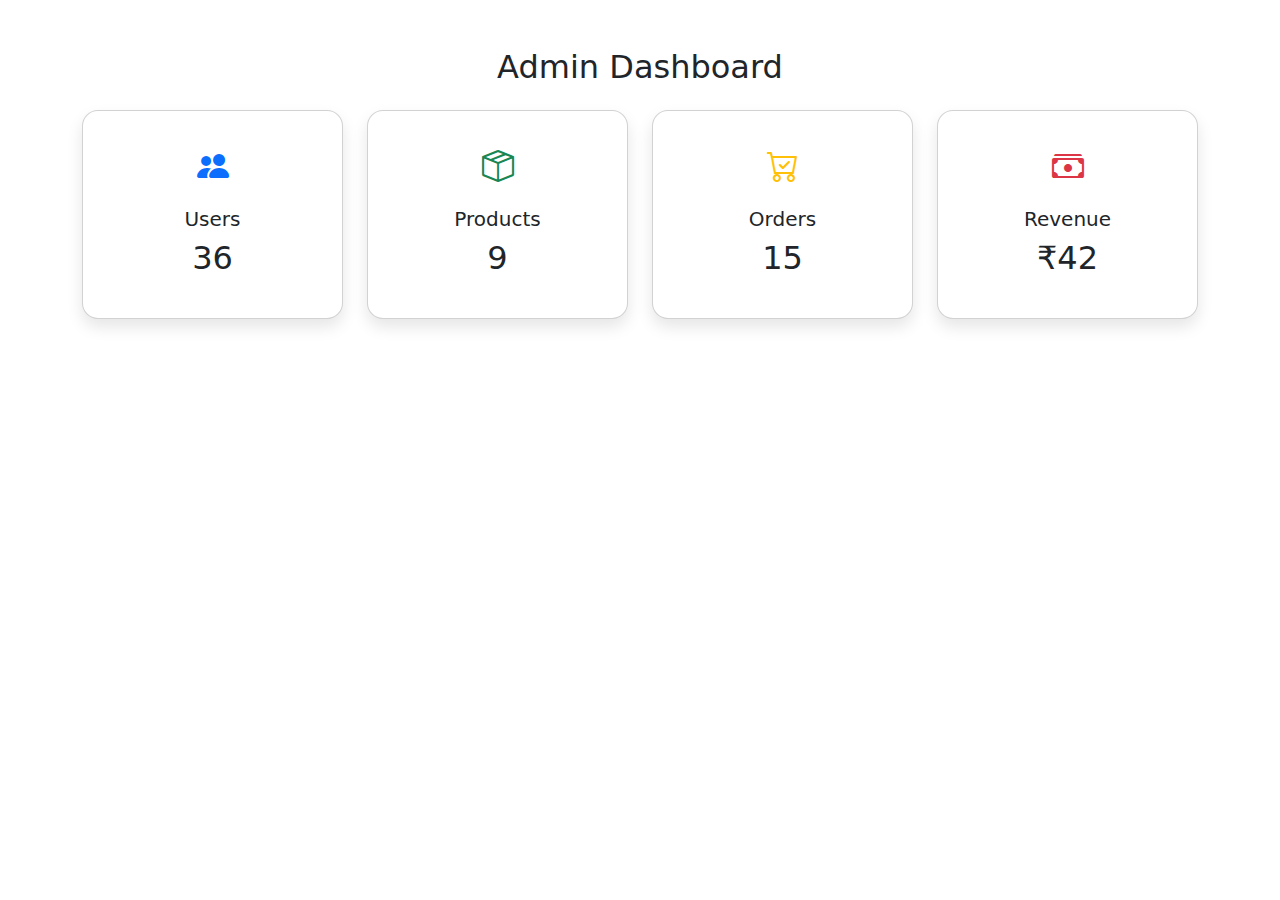
<file: counter.html>
<!DOCTYPE html>
<html lang="en">
<head>
  <meta charset="UTF-8">
  <meta name="viewport" content="width=device-width, initial-scale=1">
  <title>Admin Dashboard Counters</title>
  <link href="https://cdn.jsdelivr.net/npm/bootstrap@5.3.3/dist/css/bootstrap.min.css" rel="stylesheet">
  <link href="https://cdn.jsdelivr.net/npm/bootstrap-icons@1.10.5/font/bootstrap-icons.css" rel="stylesheet">
  <style>
    .counter-card {
      border-radius: 1rem;
      box-shadow: 0 0.5rem 1rem rgba(0,0,0,0.1);
      transition: transform 0.3s;
    }
    .counter-card:hover {
      transform: translateY(-5px);
    }
    .counter-icon {
      font-size: 2rem;
    }
  </style>
</head>
<body>

<div class="container py-5">
  <h2 class="text-center mb-4">Admin Dashboard</h2>
  <div class="row g-4 text-center">

    <div class="col-sm-6 col-md-3">
      <div class="card counter-card p-3">
        <div class="card-body">
          <i class="bi bi-people-fill text-primary counter-icon"></i>
          <h5 class="mt-3">Users</h5>
          <h2 class="counter" data-target="1200">0</h2>
        </div>
      </div>
    </div>

    <div class="col-sm-6 col-md-3">
      <div class="card counter-card p-3">
        <div class="card-body">
          <i class="bi bi-box-seam text-success counter-icon"></i>
          <h5 class="mt-3">Products</h5>
          <h2 class="counter" data-target="300">0</h2>
        </div>
      </div>
    </div>

    <div class="col-sm-6 col-md-3">
      <div class="card counter-card p-3">
        <div class="card-body">
          <i class="bi bi-cart-check text-warning counter-icon"></i>
          <h5 class="mt-3">Orders</h5>
          <h2 class="counter" data-target="450">0</h2>
        </div>
      </div>
    </div>

    <div class="col-sm-6 col-md-3">
      <div class="card counter-card p-3">
        <div class="card-body">
          <i class="bi bi-cash-stack text-danger counter-icon"></i>
          <h5 class="mt-3">Revenue</h5>
          <h2 class="counter" data-target="1400">₹0</h2>
        </div>
      </div>
    </div>

  </div>
</div>

<script>
  const counters = document.querySelectorAll('.counter');
  counters.forEach(counter => {
    const updateCount = () => {
      const target = +counter.getAttribute('data-target');
      const isCurrency = counter.innerText.includes('₹');
      const count = parseInt(counter.innerText.replace(/₹/, '')) || 0;
      const increment = target / 100;

      if (count < target) {
        counter.innerText = isCurrency ? '₹' + Math.ceil(count + increment) : Math.ceil(count + increment);
        setTimeout(updateCount, 300);
      } else {
        counter.innerText = isCurrency ? '₹' + target : target;
      }
    };
    updateCount();
  });
</script>

</body>
</html>
</file>
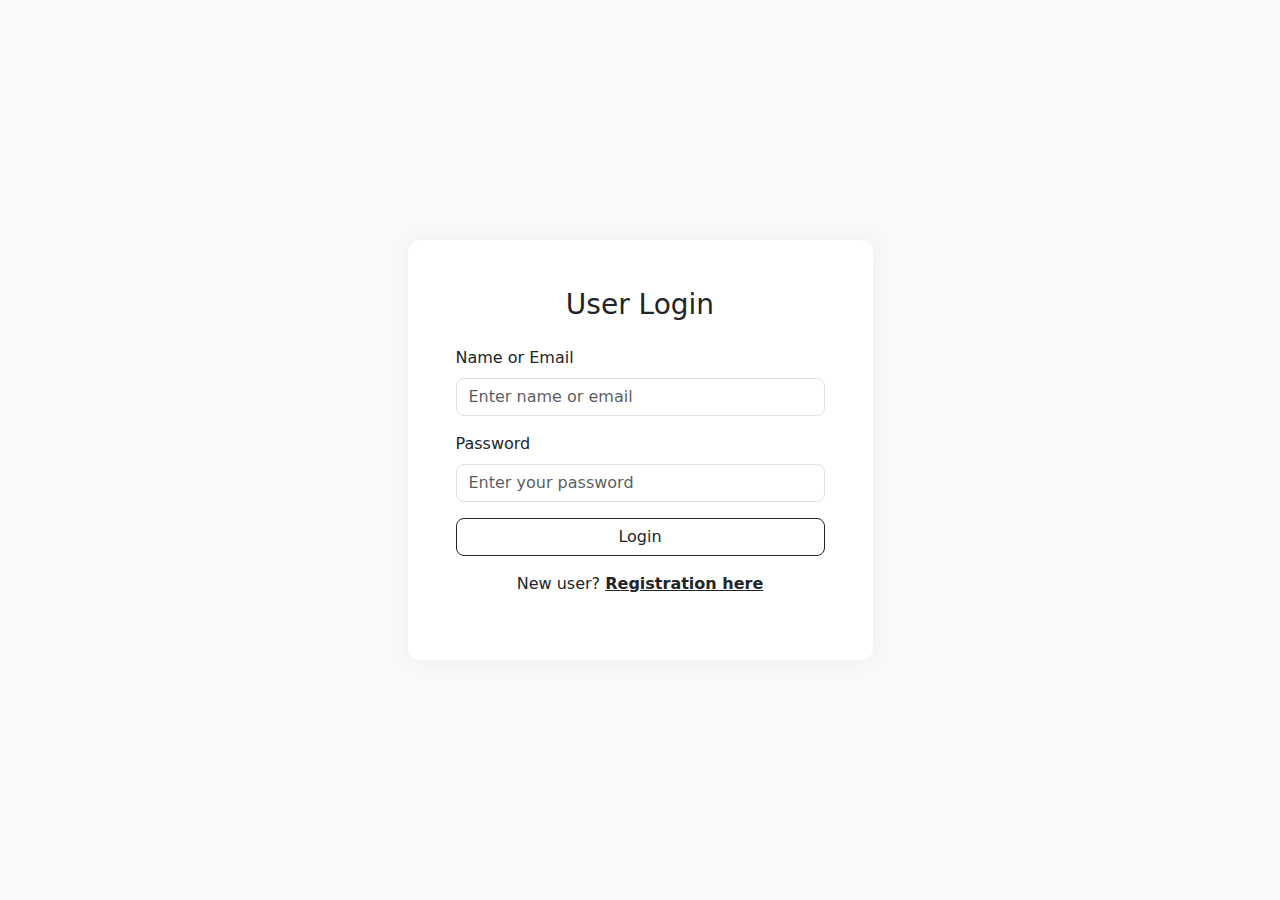
<file: views/login.html>
<!DOCTYPE html>
<html lang="en">
<head>
  <meta charset="UTF-8">
  <title>Login</title>
  <meta name="viewport" content="width=device-width, initial-scale=1">
  <!-- Bootstrap 5 -->
  <link href="https://cdn.jsdelivr.net/npm/bootstrap@5.3.0/dist/css/bootstrap.min.css" rel="stylesheet">
  <style>
    body {
      background: #f8f9fa;
    }
    .card {
      border: none;
      box-shadow: 0 0 20px rgba(0,0,0,0.05);
      border-radius: 12px;
    }
    .form-label {
      font-weight: 500;
    }
    .form-control {
      border-radius: 8px;
    }
    .btn {
      border-radius: 8px;
    }
  </style>
</head>
<body>

  <div class="container d-flex justify-content-center align-items-center min-vh-100">
    <div class="col-md-6 col-lg-5">
      <div class="card p-4 p-md-5 bg-white">
        <h3 class="text-center mb-4">User Login</h3>
        <form id="loginForm">
          <div class="mb-3">
            <label for="loginIdentifier" class="form-label">Name or Email</label>
            <input type="text" class="form-control" id="loginIdentifier" placeholder="Enter name or email" required>
          </div>
          <div class="mb-3">
            <label for="loginPassword" class="form-label">Password</label>
            <input type="password" class="form-control" id="loginPassword" placeholder="Enter your password" required>
          </div>
          <button type="submit" class="btn btn-outline-dark w-100">Login</button>
          <p class="mt-3 text-center">
            New user?
            <a href="/views/register.html"class="text-dark "><strong>Registration here </strong></a>
          </p>
        </form>
      </div>
    </div>
  </div>

  <!-- Scripts -->
  <script src="https://code.jquery.com/jquery-3.7.0.min.js"></script>
  <script src="/controllers/authController.js"></script>
</body>
</html>
</file>
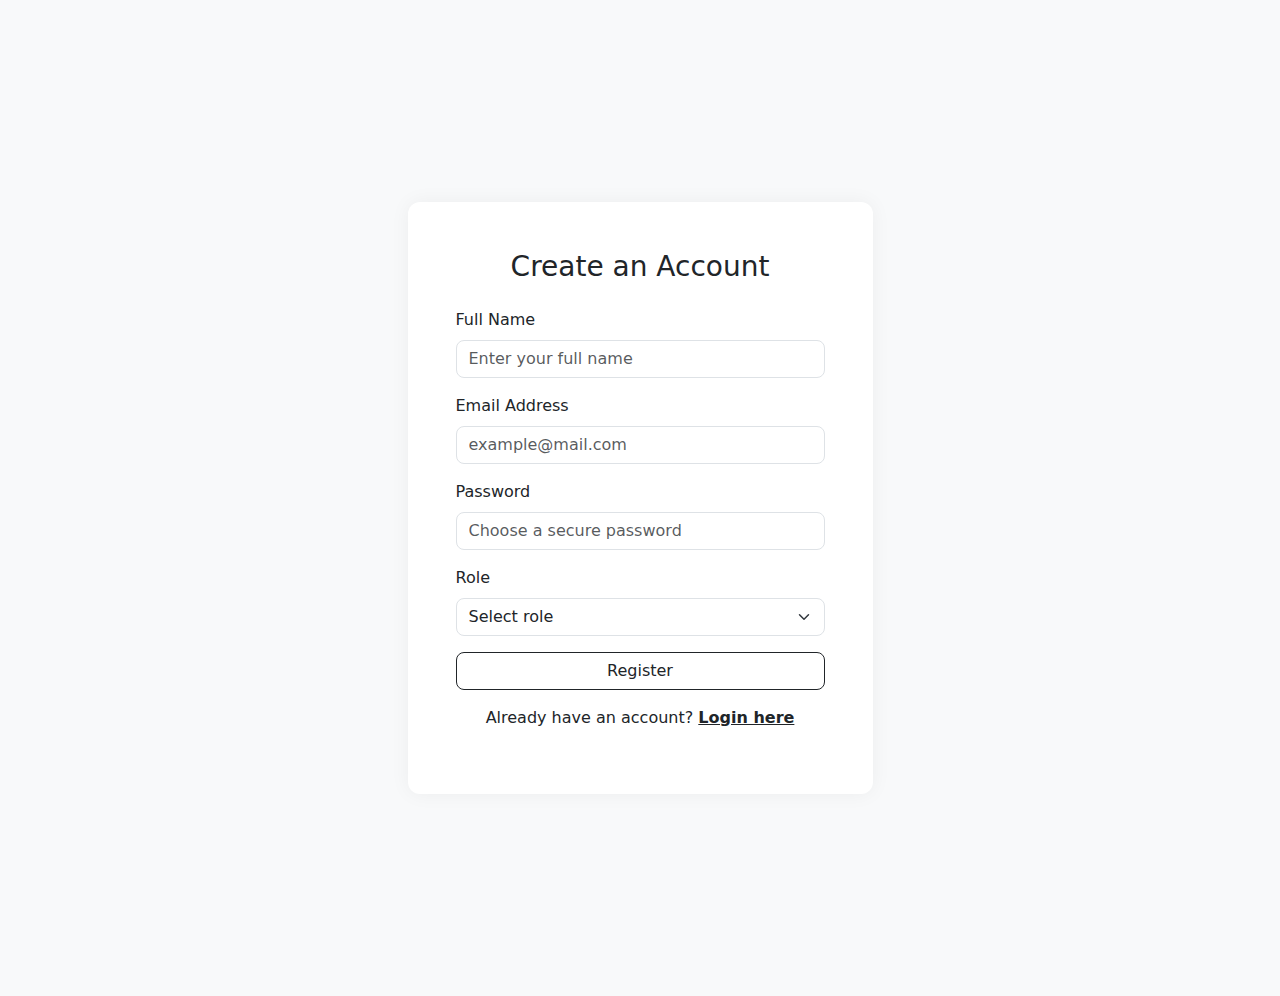
<file: views/register.html>
<!DOCTYPE html>
<html lang="en">
<head>
  <meta charset="UTF-8">
  <title>Register</title>
  <meta name="viewport" content="width=device-width, initial-scale=1">
  <!-- Bootstrap 5 -->
  <link href="https://cdn.jsdelivr.net/npm/bootstrap@5.3.0/dist/css/bootstrap.min.css" rel="stylesheet">
  <style>
    body {
      background: #f8f9fa;
    }
    .card {
      border: none;
      box-shadow: 0 0 20px rgba(0,0,0,0.05);
      border-radius: 12px;
    }
    .form-label {
      font-weight: 500;
    }
    .form-control, .form-select {
      border-radius: 8px;
    }
    .btn {
      border-radius: 8px;
    }
  </style>
</head>
<body>

  <div class="container d-flex justify-content-center align-items-center min-vh-100 my-5">
    <div class="col-md-6 col-lg-5">
      <div class="card p-4 p-md-5 bg-white">
        <h3 class="text-center mb-4">Create an Account</h3>
        <form id="registerForm">
          <div class="mb-3">
            <label for="name" class="form-label">Full Name</label>
            <input type="text" class="form-control" id="name" placeholder="Enter your full name" >
          </div>
          <div class="mb-3">
            <label for="email" class="form-label">Email Address</label>
            <input type="email" class="form-control" id="email" placeholder="example@mail.com" >
          </div>
          <div class="mb-3">
            <label for="password" class="form-label">Password</label>
            <input type="password" class="form-control" id="password" placeholder="Choose a secure password" >
          </div>
          <div class="mb-3">
            <label for="role" class="form-label">Role</label>
            <select class="form-select" id="role" >
              <option value="">Select role</option>
              <option value="buyer">Buyer</option>
              <option value="seller">Seller</option>
            </select>
          </div>
          <button type="submit" class="btn btn-outline-dark w-100">Register</button>
          <p class="mt-3 text-center">
            Already have an account?
            <a href="/views/login.html" class="text-dark "><strong>Login here</strong></a>
          </p>
        </form>
      </div>
    </div>
  </div>

   <div class="toast-container position-fixed top-0 end-0 p-3">
    <div id="appToast" class="toast" role="alert" aria-live="assertive" aria-atomic="true">
      <div class="toast-header">
        <strong class="me-auto">Notification</strong>
        <button type="button" class="btn-close" data-bs-dismiss="toast" aria-label="Close"></button>
      </div>
      <div class="toast-body"></div>
    </div>
  </div>

  <!-- Scripts -->
  <script src="https://code.jquery.com/jquery-3.7.0.min.js"></script>
   <script src="https://cdn.jsdelivr.net/npm/@popperjs/core@2.11.8/dist/umd/popper.min.js"
    integrity="sha384-I7E8VVD/ismYTF4hNIPjVp/Zjvgyol6VFvRkX/vR+Vc4jQkC+hVqc2pM8ODewa9r"
    crossorigin="anonymous"></script>
  <script src="https://cdn.jsdelivr.net/npm/bootstrap@5.3.7/dist/js/bootstrap.min.js"
    integrity="sha384-7qAoOXltbVP82dhxHAUje59V5r2YsVfBafyUDxEdApLPmcdhBPg1DKg1ERo0BZlK"
    crossorigin="anonymous"></script>
  <script src="/controllers/authController.js"></script>
  <script src="/commmon/script.js"></script>
</body>
</html>
</file>
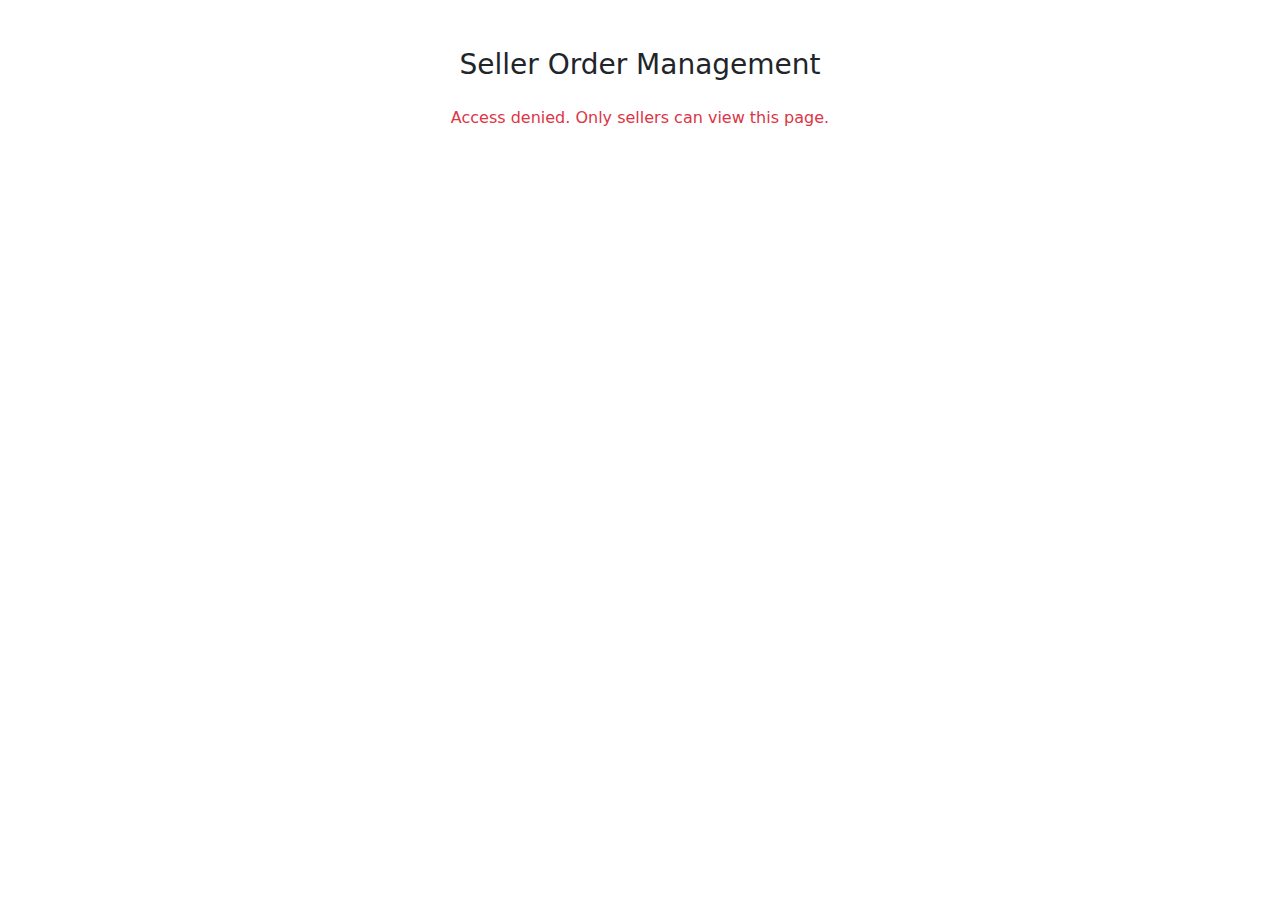
<file: views/sellerOrderDetail.html>
<!DOCTYPE html>
    <html lang="en">

    <head>
        <meta charset="UTF-8" />
        <meta name="viewport" content="width=device-width, initial-scale=1.0" />
        <title>Seller Order Panel</title>
        <link href="https://cdn.jsdelivr.net/npm/bootstrap@5.3.0/dist/css/bootstrap.min.css" rel="stylesheet" />
    </head>

    <body>
        <div class="container py-5">
            <h3 class="text-center mb-4">Seller Order Management</h3>

            <div id="sellerOrders" class="row g-4"></div>
        </div>

        <script src="https://cdn.jsdelivr.net/npm/bootstrap@5.3.0/dist/js/bootstrap.bundle.min.js"></script>
        <script src="https://code.jquery.com/jquery-3.6.0.min.js"></script>
        <script>
            const currentUser = JSON.parse(localStorage.getItem("loggedInUser"));
            const orders = JSON.parse(localStorage.getItem("orders")) || [];
            const products = JSON.parse(localStorage.getItem("products")) || [];
            const users = JSON.parse(localStorage.getItem("users")) || [];

            function renderSellerOrders() {
                if (!currentUser || currentUser.role !== "seller") {
                    document.getElementById("sellerOrders").innerHTML = `<p class='text-danger text-center'>Access denied. Only sellers can view this page.</p>`;
                    return;
                }

                const sellerOrders = orders.filter(o => o.sellerId === currentUser.user_id);
                const container = document.getElementById("sellerOrders");
                container.innerHTML = "";

                if (sellerOrders.length === 0) {
                    container.innerHTML = `<p class='text-muted text-center'>You have no orders.</p>`;
                    return;
                }

                sellerOrders.forEach(order => {
                    const product = products.find(p => p.id === order.productId);
                    const buyer = users.find(u => u.user_id === order.buyerId);

                    const statusColor = {
                        pending: "warning",
                        accepted: "success",
                        rejected: "danger"
                    }[order.status];

                    const card = document.createElement("div");
                    card.className = "col-12 col-sm-6 col-md-4 col-lg-3"; // responsive: up to 4 per row
                    card.innerHTML = `
                        <div class="card h-100 shadow-sm">
                            <img src="${product?.image || '#'}" class="card-img-top" alt="${product?.name}" style="height: 160px; object-fit: cover;">
                            <div class="card-body d-flex flex-column p-3">
                            <h6 class="card-title mb-2 text-truncate">${product?.name}</h6>
                            <p class="mb-1 small"><strong>Buyer:</strong> ${buyer?.name || 'Unknown'}</p>
                            <p class="mb-2 small"><strong>Price:</strong> ₹${product?.price}</p>
                            <span class="badge bg-${statusColor} text-uppercase mb-3 align-self-start">${order.status}</span>

                            ${order.status === "pending" ? `
                                <div class="d-flex gap-2 mt-auto">
                                <button class="btn btn-sm btn-success w-50 accept-order-btn" data-id="${order.orderId}">Accept</button>
                                <button class="btn btn-sm btn-danger w-50 reject-order-btn" data-id="${order.orderId}">Reject</button>
                                </div>
                            ` : ""}
                            </div>
                        </div>
                        `;


                    container.appendChild(card);
                });
            }

            // Accept order
            $(document).on("click", ".accept-order-btn", function () {
                const orderId = $(this).data("id");
                const orders = JSON.parse(localStorage.getItem("orders")) || [];
                const index = orders.findIndex(o => o.orderId === orderId);
                if (index !== -1) {
                    orders[index].status = "accepted";
                    localStorage.setItem("orders", JSON.stringify(orders));
                    alert("Order accepted");
                    renderSellerOrders();
                    location.reload()

                    localStorage.removeItem("currentOrderProductId");
                }
            });

            // Reject order
            $(document).on("click", ".reject-order-btn", function () {
                const orderId = $(this).data("id");
                const orders = JSON.parse(localStorage.getItem("orders")) || [];
                const index = orders.findIndex(o => o.orderId === orderId);
                if (index !== -1) {
                    orders[index].status = "rejected";
                    localStorage.setItem("orders", JSON.stringify(orders));
                    alert("Order rejected");
                    renderSellerOrders();
                    location.reload()

                    localStorage.removeItem("currentOrderProductId");
                }
            });

            // Initial render
            renderSellerOrders();
        </script>
    </body>

    </html>
</file>
